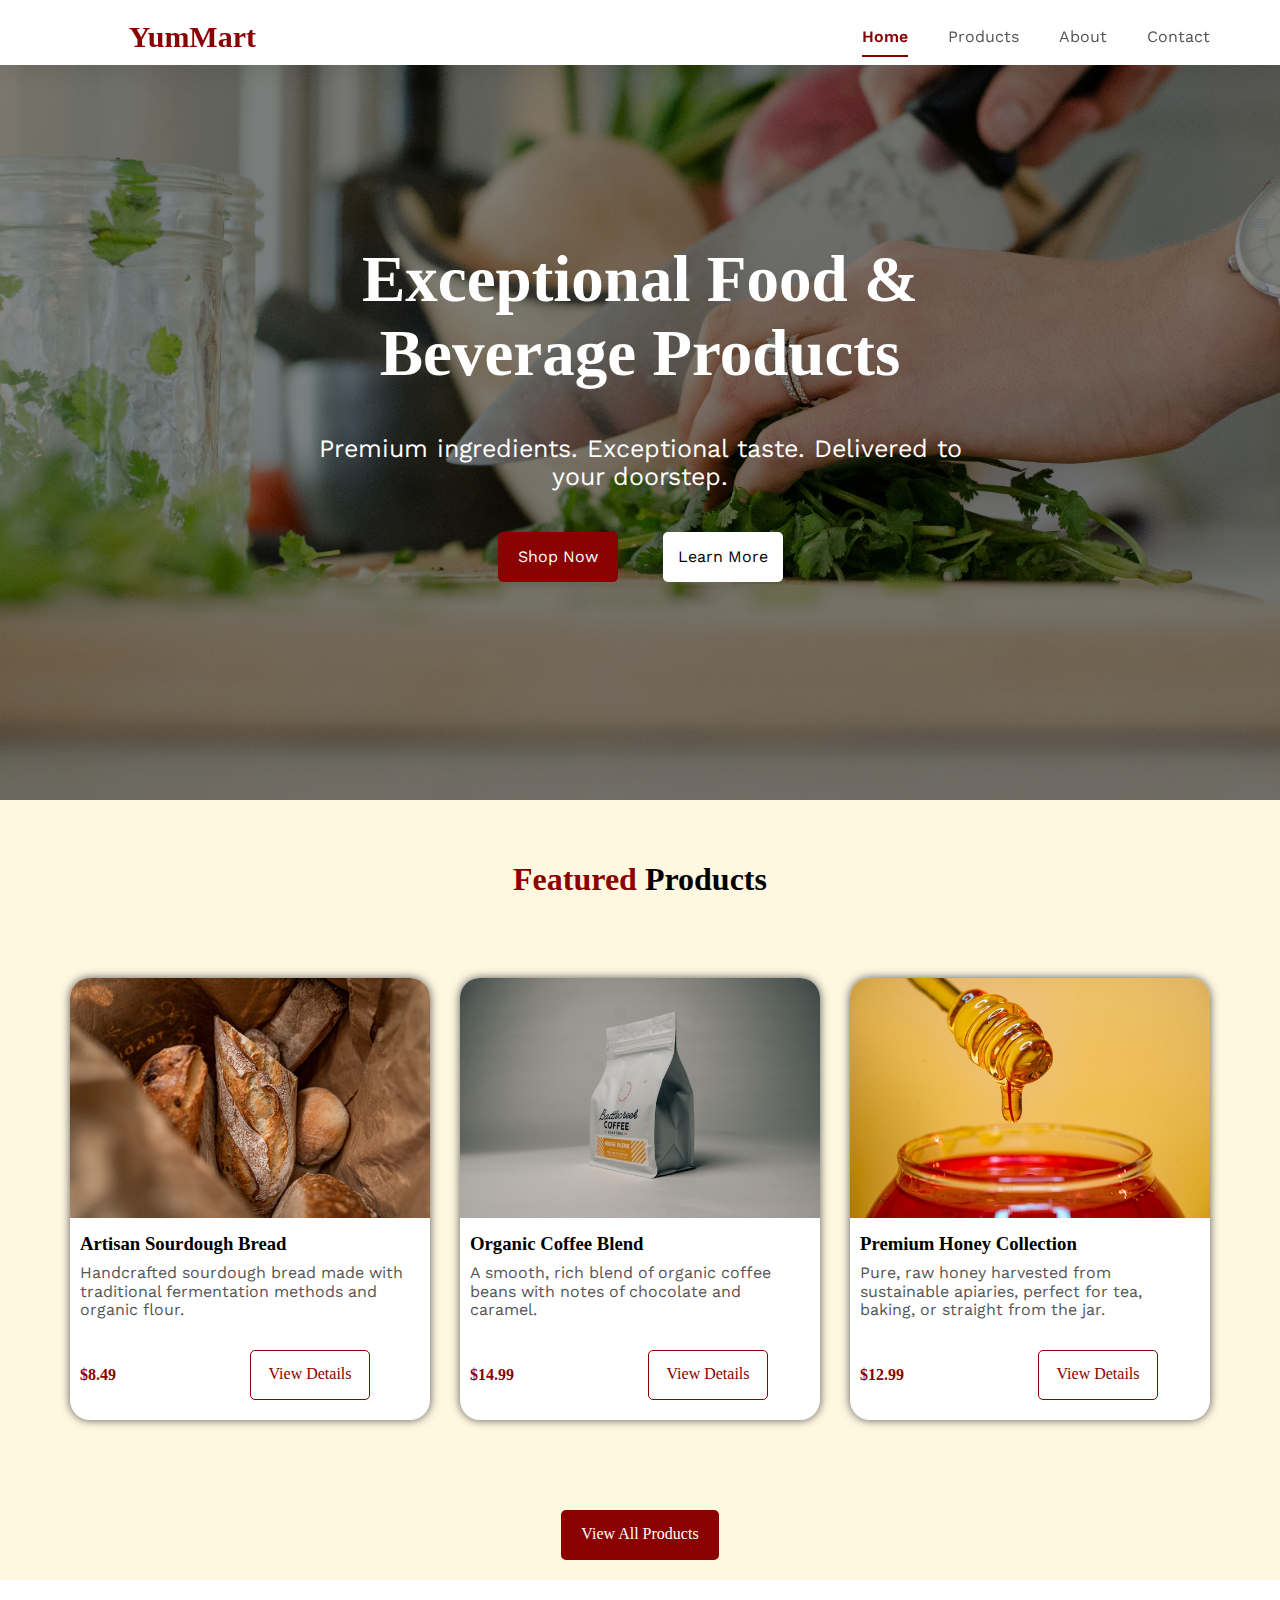
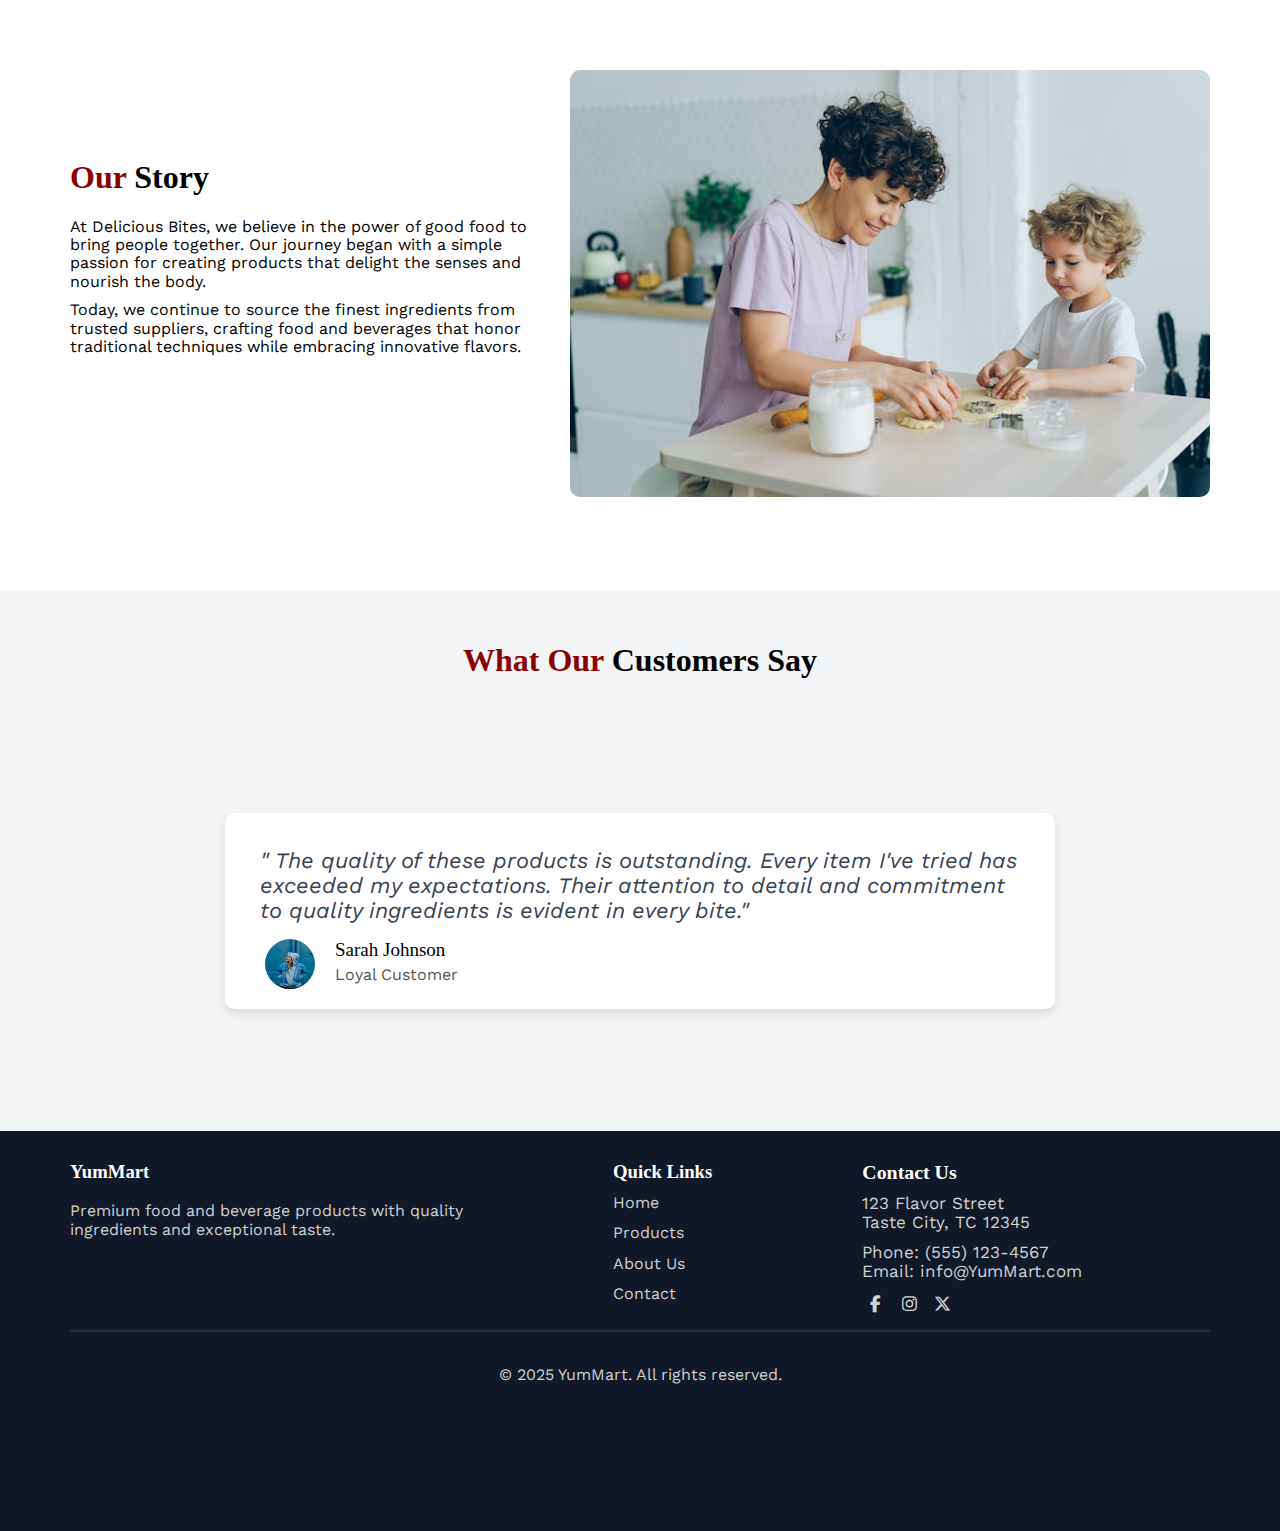
<file: index.html>
<!DOCTYPE html>
<html lang="en">
<head>
    <meta charset="UTF-8">
    <meta name="viewport" content="width=device-width, initial-scale=1.0">
    <title>YumMart</title>
      <!-- Render All Elements Normally-->
    <link rel="stylesheet" href="css/normalize.css"/>
   <!-- Main Template CSS File -->
    <link rel="stylesheet" href="css/style.css"/>
    <!-- Font Awesome Library-->
    <link rel="stylesheet" href="css/all.min.css"/>
     <!-- Font Awesome CDN -->
    <!-- <link rel="stylesheet" href="https://cdnjs.cloudflare.com/ajax/libs/font-awesome/6.5.0/css/all.min.css" integrity="sha512-xh6O/CkQo7Ix5CfV4UhCkZPSVwCmGPrDA3e4NkpSoR1/5Tdb6tZgUqJY9xkQt8dFZf5z9i6GfFhJZ6L1d0x6tw==" crossorigin="anonymous" referrerpolicy="no-referrer" /> -->
    <!-- Google Fonts  -->
    <link rel="preconnect" href="https://fonts.gstatic.com" >
    <link href="https://fonts.googleapis.com/css2?family=Work+Sans:ital,wght@0,100..900;1,100..900&display=swap" rel="stylesheet">    
      <!-- Fav Icon  -->
       <link rel="icon" href="assets/icons/YumMart.png">
</head>
<body>
        <!-- Start Header -->
    <div class="header">
            <div class="container">
                <span class="logo">YumMart</span>
                <div class="links">
                    <label for="menu-toggle" class="hidden-menu">
                        <i class="fa-solid fa-bars "></i>
                    </label>
                    <input type="checkbox" id="menu-toggle">
                    <div class="slide">
                    <label for="menu-toggle" class="exit-menu">
                    <i class="fa-solid fa-xmark"></i>
                                </label> 
                    
                        <ul>
                            <a href="index.html" class="active">Home</a>
                            <a href="product.html">Products</a>
                            <a href="about.html">About</a>
                            <a href="contact.html">Contact</a>
                        </ul>  
                    </div>
                </div>
            </div>
    </div>
        <!-- End Header -->
        <!-- Start Home Section -->

             <div class="background">
                 <div class="overlay">
                     <div class="container">
                         <h1>Exceptional Food & Beverage Products</h1>
                         <p>Premium ingredients. Exceptional taste. Delivered to your doorstep.</p>
                         <button onclick="window.location.href='product.html'">Shop Now</button>
                         <button onclick="window.location.href='about.html'">Learn More</button>
                        </div>
                    </div>
                </div>
         
    <!-- End Home Section -->
    <!-- Start Product Section -->
     <div class="product-section">
        <div class="container">
            <h1><span>Featured</span> Products</h1>
            <div class="product-content">
                <div class="card">
                    <img src="assets/images/bread2.jpg" alt="">
                    <h3>Artisan Sourdough Bread</h3>
                    <p>Handcrafted sourdough bread made with traditional fermentation methods and organic flour.</p>
                     <div class="price-detail">
                        <span>$8.49</span>
                        <button>View Details</button>
                    </div>
                </div>
                <div class="card">
                    <img src="assets/images/coffee2.jpg" alt="">
                    <h3>Organic Coffee Blend</h3>
                    <p>A smooth, rich blend of organic coffee beans with notes of chocolate and caramel.</p>
                     <div class="price-detail">
                        <span>$14.99</span>
                        <button>View Details</button>
                    </div>
                </div>
                <div class="card">
                    <img src="assets/images/honey2.jpg" alt="">
                    <h3>Premium Honey Collection</h3>
                    <p>Pure, raw honey harvested from sustainable apiaries, perfect for tea, baking, or straight from the jar.</p>
                    <div class="price-detail">
                        <span>$12.99</span>
                        <button>View Details</button>
                    </div>
                </div>
            </div>
            <button onclick="window.location.href='product.html'" class="product-btn">View All Products</button>
        </div>
     </div>
    <!-- End Product Section -->
     <!-- Start About Section -->
      <div class="about-section">
        <div class="container">
            <div class="about-content">

                <div class="text">
                    <h1><span>Our</span> Story</h1>
                    <p>At Delicious Bites, we believe in the power of good food to bring people together. Our journey began with a simple passion for creating products that delight the senses and nourish the body.</p>
                    <p>Today, we continue to source the finest ingredients from trusted suppliers, crafting food and beverages that honor traditional techniques while embracing innovative flavors.</p>
                </div>
                <div class="about-image">
                    <img src="assets/images/about.jpg" alt="">
                </div>
            </div>
        </div>
      </div>
     <!-- End About Section -->
     <!-- Start Customer Section -->
      <div class="customer">
        <div class="container">
            <h1><span>What Our</span> Customers Say</h1>
            <div class="customer-opinion">
                <p>" The quality of these products is outstanding. Every item I've tried has exceeded my expectations. Their attention to detail and commitment to quality ingredients is evident in every bite."</p>
                <div class="customer-info">
                    <img src="assets/images/customer.jpg" alt="customer-photo">
                    <div class="name">
                       <span>Sarah Johnson</span>
                       <span>Loyal Customer</span> 
                    </div>
                </div>
            </div>
        </div>
      </div>
     <!-- End Customer Section -->
      <!-- Start Footer -->
       <div class="footer">
        <div class="container">
            <div class="data">
            <div class="description">
                <h3>YumMart</h3>
                <p>Premium food and beverage products with quality<br>ingredients and exceptional taste.</p>
            </div>
            <div class="quick-link">
                  <h3>Quick Links</h3>
                <a href="index.html">Home</a>
                <a href="product.html">Products</a>
                <a href="about.html">About Us</a>
                <a href="contact.html">Contact</a>
            </div>
            <div class="contact-data">
                <h3>Contact Us</h3>
                <div class="adress">
                    <p>123 Flavor Street</p>
                    <p>Taste City, TC 12345</p>
                </div>
                <div class="contact">
                    <p>Phone: <a href="tel:(555) 123-4567">(555) 123-4567</a></p>
                    <p>Email: <a href="mailto: info@YumMart.com">info@YumMart.com</a></p>
                </div>
                <div class="social">
                <a href="https://www.facebook.com/"><i class="fa-brands fa-facebook-f fa-l"></i></a>
                    <a href="https://www.instagram.com/explore/"><i class="fa-brands fa-instagram fa-l"></i></a>
                    <a href="https://x.com/"><i class="fa-brands fa-x-twitter fa-l"></i></a>
                </div>
            </div>
             </div>
             <div class="copy-right">
                <hr>
                <p>&copy; 2025 YumMart. All rights reserved.</p>
            </div>
        </div>
       </div>
      <!-- End Footer -->

</body>
</html>
</file>
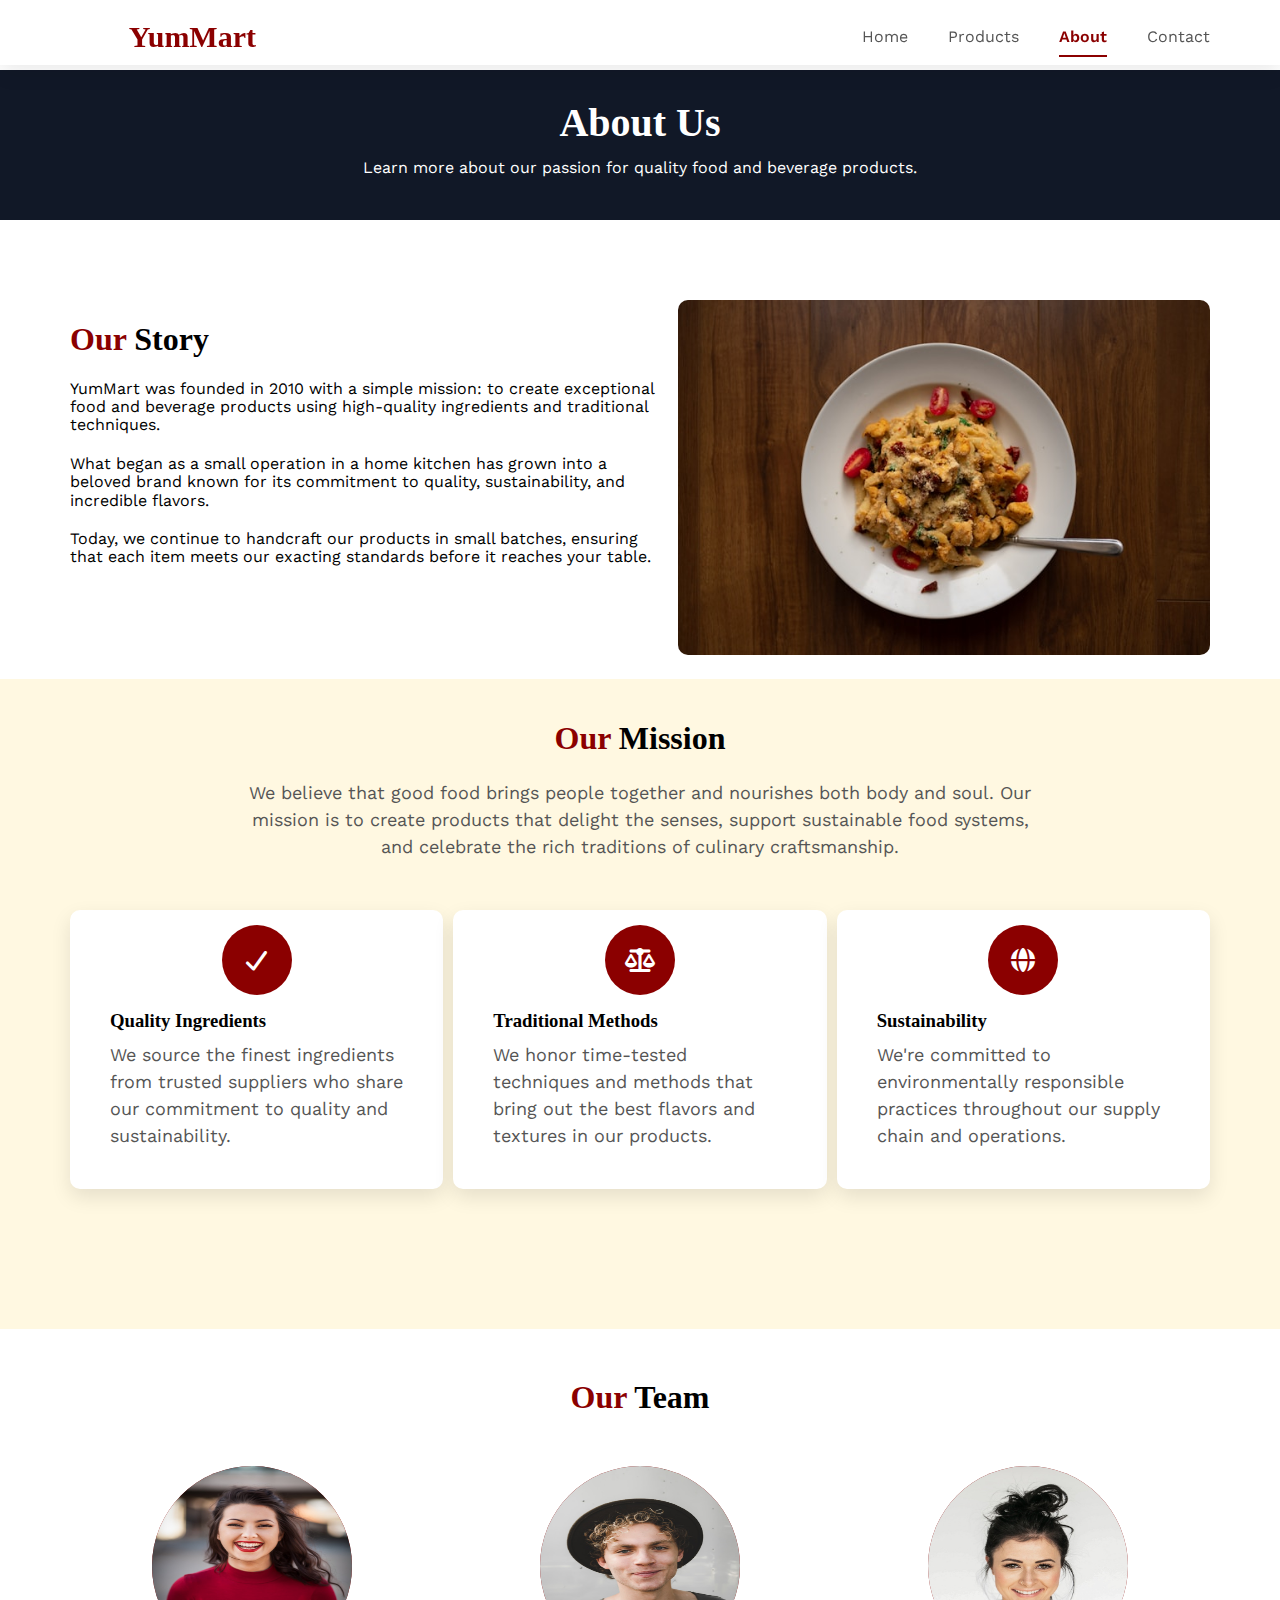
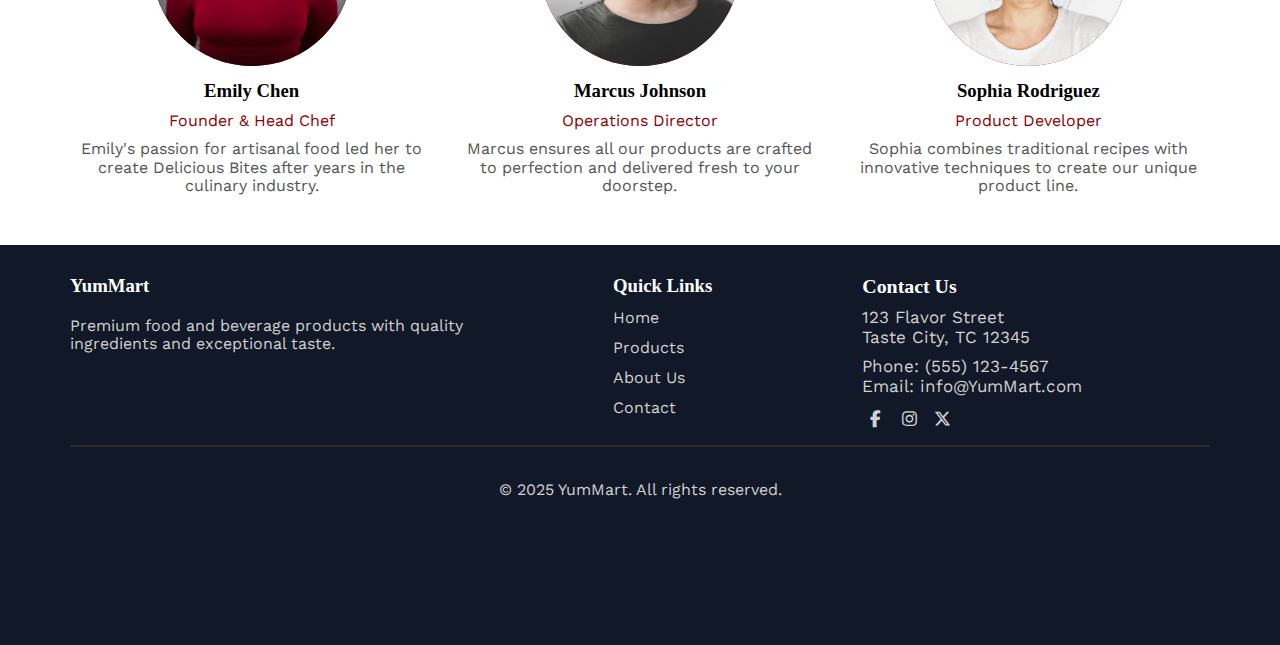
<file: about.html>
<!DOCTYPE html>
<html lang="en">
<head>
    <meta charset="UTF-8">
    <meta name="viewport" content="width=device-width, initial-scale=1.0">
    <title>About Us</title>
      <!-- Render All Elements Normally-->
    <link rel="stylesheet" href="css/normalize.css"/>
   <!-- Main Template CSS File -->
    <link rel="stylesheet" href="css/style.css"/>
    <!-- Font Awesome Library-->
    <link rel="stylesheet" href="css/all.min.css"/>
     <!-- Font Awesome CDN -->
    <!-- <link rel="stylesheet" href="https://cdnjs.cloudflare.com/ajax/libs/font-awesome/6.5.0/css/all.min.css" integrity="sha512-xh6O/CkQo7Ix5CfV4UhCkZPSVwCmGPrDA3e4NkpSoR1/5Tdb6tZgUqJY9xkQt8dFZf5z9i6GfFhJZ6L1d0x6tw==" crossorigin="anonymous" referrerpolicy="no-referrer" /> -->
    <!-- Google Fonts  -->
    <link rel="preconnect" href="https://fonts.gstatic.com" >
    <link href="https://fonts.googleapis.com/css2?family=Work+Sans:ital,wght@0,100..900;1,100..900&display=swap" rel="stylesheet">    
      <!-- Fav Icon  -->
       <link rel="icon" href="assets/icons/YumMart.png">
</head>
<body>
        <!-- Start Header -->
    <div class="header">
            <div class="container">
                <span class="logo">YumMart</span>
                <div class="links">
                    <label for="menu-toggle" class="hidden-menu">
                        <i class="fa-solid fa-bars "></i>
                    </label>
                    <input type="checkbox" id="menu-toggle">
                    <div class="slide">
                    <label for="menu-toggle" class="exit-menu">
                    <i class="fa-solid fa-xmark"></i>
                                </label> 
                    
                        <ul>
                            <a href="index.html">Home</a>
                            <a href="product.html">Products</a>
                            <a href="about.html" class="active">About</a>
                            <a href="contact.html">Contact</a>
                        </ul>  
                    </div>
                </div>
            </div>
    </div>
        <!-- End Header -->

    <!-- Start About Special Heading -->
                <div class="special-heading">
                     <h1>About Us</h1>
                     <p>Learn more about our passion for quality food and beverage products.</p>
                </div>
    <!-- End About Special Heading -->

    <!-- Start Story -->
     <div class="story">
        <div class="container">
            <div class="story-text">
                <h1><span>Our</span> Story</h1>
                <p>YumMart was founded in 2010 with a simple mission: to create exceptional food and beverage products using high-quality ingredients and traditional techniques.</p>
                <p>What began as a small operation in a home kitchen has grown into a beloved brand known for its commitment to quality, sustainability, and incredible flavors.</p>
                <p>Today, we continue to handcraft our products in small batches, ensuring that each item meets our exacting standards before it reaches your table.</p>
            </div>
            <div class="story-image">
                <img src="assets/images/story-image2.jpg" alt="">
            </div>
        </div>
     </div>
    <!-- End Story -->
    
    <!-- Start Mission -->
     <div class="mission">
        <div class="container">
            <h1><span>Our</span> Mission</h1>
            <p>We believe that good food brings people together and nourishes both body and soul. Our<br> mission is to create products that delight the senses, support sustainable food systems,<br> and celebrate the rich traditions of culinary craftsmanship.</p>
            <div class="mission-card">
                <div class="card">
                    <div class="icon"><i class="fa-solid fa-check"></i></div>
                    <h3>Quality Ingredients</h3>
                    <p>We source the finest ingredients from trusted suppliers who share our commitment to quality and sustainability.</p>
                </div>
                <div class="card">
                    <div class="icon"><i class="fa-solid fa-scale-balanced"></i></div>
                    <h3>Traditional Methods</h3>
                    <p> We honor time-tested techniques and methods that bring out the best flavors and textures in our products.</p>
                </div>
                <div class="card">
                    <div class="icon"><i class="fa-solid fa-globe"></i></div>
                    <h3>Sustainability</h3>
                    <p>We're committed to environmentally responsible practices throughout our supply chain and operations.</p>
                </div>
            </div>
        </div>
     </div>
    <!-- End Mission -->

    <!-- Start Team -->
     <div class="team">
        <div class="container">
            <h1><span>Our</span> Team</h1>
            <div class="team-members">
                <div class="member">
                    <img src="assets/images/member1.jpg" alt="" class="icon">
                    <h3>Emily Chen</h3>
                    <span>Founder & Head Chef</span>
                    <p>Emily's passion for artisanal food led her to create Delicious Bites after years in the culinary industry.</p>
                </div>
                 <div class="member">
                    <img src="assets/images/member2.jpg" alt="" class="icon">
                    <h3>Marcus Johnson</h3>
                    <span>Operations Director</span>
                    <p>Marcus ensures all our products are crafted to perfection and delivered fresh to your doorstep.</p>
                </div>
                 <div class="member">
                    <img src="assets/images/member4.jpg" alt="" class="icon">
                    <h3>Sophia Rodriguez</h3>
                    <span>Product Developer</span>
                    <p>Sophia combines traditional recipes with innovative techniques to create our unique product line.</p>
                </div>
            </div>
        </div>
     </div>
    <!-- End Team -->

     <!-- Start Footer -->
       <div class="footer">
        <div class="container">
            <div class="data">
            <div class="description">
                <h3>YumMart</h3>
                <p>Premium food and beverage products with quality<br>ingredients and exceptional taste.</p>
            </div>
            <div class="quick-link">
                  <h3>Quick Links</h3>
                <a href="index.html">Home</a>
                <a href="product.html">Products</a>
                <a href="about.html">About Us</a>
                <a href="contact.html">Contact</a>
            </div>
            <div class="contact-data">
                <h3>Contact Us</h3>
                <div class="adress">
                    <p>123 Flavor Street</p>
                    <p>Taste City, TC 12345</p>
                </div>
                <div class="contact">
                    <p>Phone: <a href="tel:(555) 123-4567">(555) 123-4567</a></p>
                    <p>Email: <a href="mailto: info@YumMart.com">info@YumMart.com</a></p>
                </div>
                <div class="social">
                <a href="https://www.facebook.com/"><i class="fa-brands fa-facebook-f fa-l"></i></a>
                    <a href="https://www.instagram.com/explore/"><i class="fa-brands fa-instagram fa-l"></i></a>
                    <a href="https://x.com/"><i class="fa-brands fa-x-twitter fa-l"></i></a>
                </div>
            </div>
             </div>
             <div class="copy-right">
                <hr>
                <p>&copy; 2025 YumMart. All rights reserved.</p>
            </div>
        </div>
       </div>
      <!-- End Footer -->
</file>
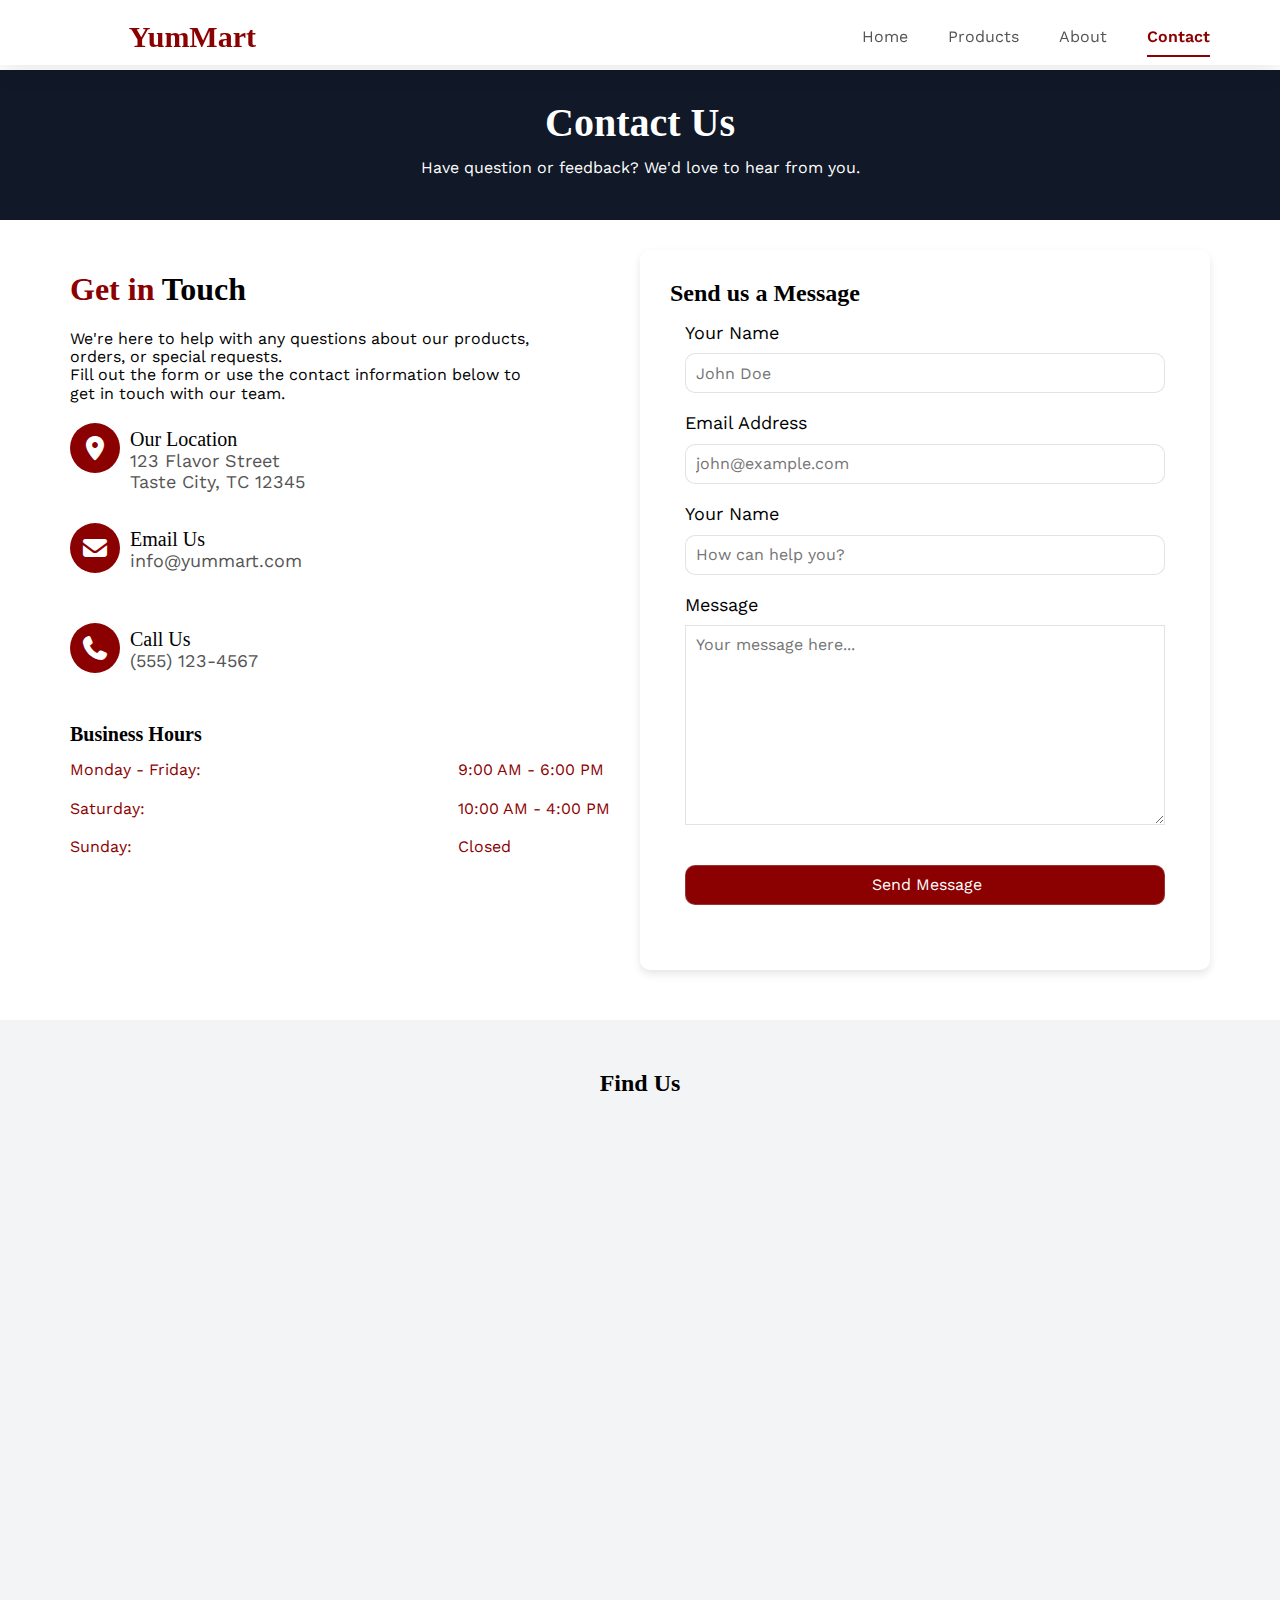
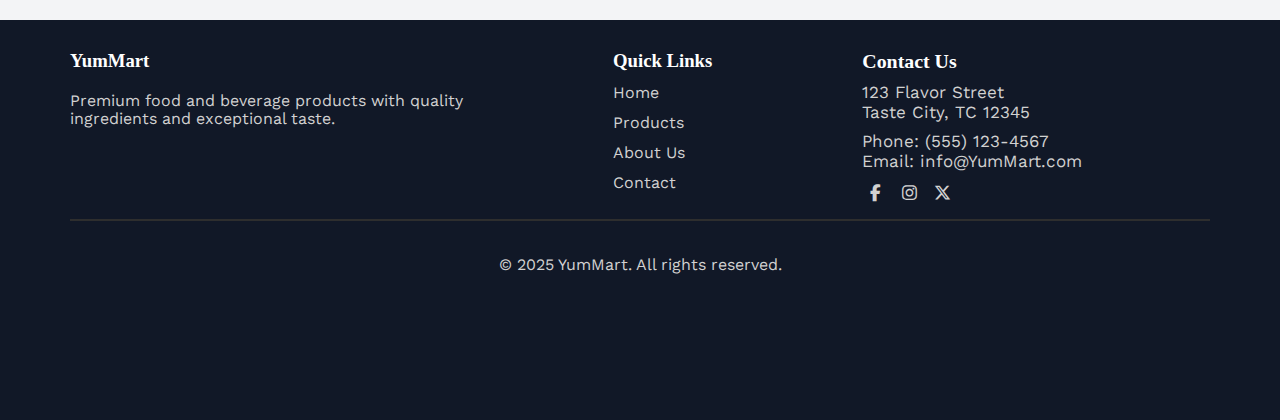
<file: contact.html>
<!DOCTYPE html>
<html lang="en">
<head>
    <meta charset="UTF-8">
    <meta name="viewport" content="width=device-width, initial-scale=1.0">
    <title>Contact Us</title>
      <!-- Render All Elements Normally-->
    <link rel="stylesheet" href="css/normalize.css"/>
   <!-- Main Template CSS File -->
    <link rel="stylesheet" href="css/style.css"/>
    <!-- Font Awesome Library-->
    <link rel="stylesheet" href="css/all.min.css"/>
     <!-- Font Awesome CDN -->
    <!-- <link rel="stylesheet" href="https://cdnjs.cloudflare.com/ajax/libs/font-awesome/6.5.0/css/all.min.css" integrity="sha512-xh6O/CkQo7Ix5CfV4UhCkZPSVwCmGPrDA3e4NkpSoR1/5Tdb6tZgUqJY9xkQt8dFZf5z9i6GfFhJZ6L1d0x6tw==" crossorigin="anonymous" referrerpolicy="no-referrer" /> -->
    <!-- Google Fonts  -->
    <link rel="preconnect" href="https://fonts.gstatic.com" >
    <link href="https://fonts.googleapis.com/css2?family=Work+Sans:ital,wght@0,100..900;1,100..900&display=swap" rel="stylesheet">    
      <!-- Fav Icon  -->
       <link rel="icon" href="assets/icons/YumMart.png">
</head>
<body>
      <!-- Start Header -->
        <div class="header">
                <div class="container">
                    <span class="logo">YumMart</span>
                    <div class="links">
                        <label for="menu-toggle" class="hidden-menu">
                            <i class="fa-solid fa-bars "></i>
                        </label>
                        <input type="checkbox" id="menu-toggle">
                        <div class="slide">
                        <label for="menu-toggle" class="exit-menu">
                        <i class="fa-solid fa-xmark"></i>
                                    </label> 
                        
                            <ul>
                                <a href="index.html" >Home</a>
                                <a href="product.html">Products</a>
                                <a href="about.html">About</a>
                                <a href="contact.html" class="active">Contact</a>
                            </ul>  
                        </div>
                    </div>
                </div>
        </div>
        <!-- End Header -->

         <!-- Start Main Section -->
        <div class="main-section">
            <div class="container">
                <!-- Start Contact Special Heading -->
                <div class="special-heading">
                     <h1>Contact Us</h1>
                     <p>Have question or feedback? We'd love to hear from you.</p>
                </div>
                <!-- End Contact Special Heading -->

                <div class="contact-section">
                    <!-- Start Touch Section -->
                    <div class="touch-section">
                        <h1><span>Get in</span> Touch</h1>
                        <p>We're here to help with any questions about our products, orders, or special requests.</p>
                        <p> Fill out the form or use the contact information below to get in touch with our team.</p>
                        <div class="contact-data">
                            <div class="info adress">
                                <div class="icon">
                                    <i class="fas fa-location-dot fa-xl"></i>
                                </div>
                                <div class="data">
                                    <label class="head">Our Location</label>
                                    <p>123 Flavor Street <br>Taste City, TC 12345</p>
                                </div>

                            </div>
                            <div class="info email">
                                <div class="icon">
                                    <i class="fas fa-envelope fa-xl"></i>
                                </div>
                                <div class="data">
                                    <label class="head">Email Us</label>
                                    <br>
                                    <a href="mailto:info@yummart.com">info@yummart.com</a>
                                </div>
                            </div>
                            <div class="info call">
                                <div class="icon">
                                    <i class="fas fa-phone fa-xl"></i>
                                </div>
                                <div class="data">
                                    <label class="head">Call Us</label>
                                    <br>
                                    <a href="Tel:(555) 123-4567">(555) 123-4567</a>
                                </div>
                            </div>
                        </div>
                        <div class="business">
                            <h3>Business Hours</h3>
                            <div class="hour">
                                <span class="day">Monday - Friday:</span>
                                <span class="time">9:00 AM - 6:00 PM</span>
                                <span class="day">Saturday:</span>
                                <span class="time">10:00 AM - 4:00 PM</span>
                                <span class="day">Sunday:</span>
                                <span class="time">Closed</span>
                            </div>
                        </div>
                    </div>
                    <!-- End Touch Section -->
                    <!-- Start Send Section -->
                     <div class="send">
                        <h2>Send us a Message</h2>
                        <form action="#" method="post">
                            <div class="form-group">
                                <label for="name">Your Name</label>
                                <input type="text" id="name" placeholder="John Doe">
                            </div>
                             <div class="form-group">
                                <label for="email">Email Address</label>
                                <input type="email" id="email" placeholder="john@example.com">
                            </div>
                            <div class="form-group">
                                <label for="subject">Your Name</label>
                                <input type="subject" id="subject" placeholder="How can help you?">
                            </div>
                             <div class="form-group">
                                <label for="message">Message</label>
                                <textarea name="message" id="message" placeholder="Your message here..."></textarea>
                            </div>
                            <div class="form-group">
                                <button>Send Message</button>
                            </div>
                        </form>
                     </div>
                    <!-- End Send Section -->

                </div>
            </div>
        </div>
        <!-- End Main Section -->

    <!-- Start Map Section -->
    <div class="map">
        <div class="container">
            <h2>Find Us</h2>
            <iframe src="https://www.google.com/maps/embed?pb=!1m18!1m12!1m3!1d3452.094741658519!2d31.329196424653198!3d30.091472874899914!2m3!1f0!2f0!3f0!3m2!1i1024!2i768!4f13.1!3m3!1m2!1s0x14583f9d5ba111c3%3A0xbe28994ca76dd5a9!2z2YXYqtix2Ygg2KfZhNin2YbZgdin2YIg2KfZhNiu2Lcg2KfZhNir2KfZhNir2Iwg2YXYrdin2YHYuNipINin2YTZgtin2YfYsdip4oCs!5e0!3m2!1sar!2seg!4v1758339517449!5m2!1sar!2seg"
            width="1300" 
            height="450" 
            allowfullscreen="" 
            loading="lazy" 
            referrerpolicy="no-referrer-when-downgrade"     
            ></iframe>
        </div>
    </div>
    <!-- End Map Section -->
        <!-- Start Footer --> 
          <div class="footer">
        <div class="container">
            <div class="data">
            <div class="description">
                <h3>YumMart</h3>
                <p>Premium food and beverage products with quality<br>ingredients and exceptional taste.</p>
            </div>
            <div class="quick-link">
                  <h3>Quick Links</h3>
                <a href="index.html">Home</a>
                <a href="product.html">Products</a>
                <a href="about.html">About Us</a>
                <a href="contact.html">Contact</a>
            </div>
            <div class="contact-data">
                <h3>Contact Us</h3>
                <div class="adress">
                    <p>123 Flavor Street</p>
                    <p>Taste City, TC 12345</p>
                </div>
                <div class="contact">
                    <p>Phone: <a href="tel:(555) 123-4567">(555) 123-4567</a></p>
                    <p>Email: <a href="mailto: info@YumMart.com">info@YumMart.com</a></p>
                </div>
                <div class="social">
                <a href="https://www.facebook.com/"><i class="fa-brands fa-facebook-f fa-l"></i></a>
                    <a href="https://www.instagram.com/explore/"><i class="fa-brands fa-instagram fa-l"></i></a>
                    <a href="https://x.com/"><i class="fa-brands fa-x-twitter fa-l"></i></a>
                </div>
            </div>
             </div>
             <div class="copy-right">
                <hr>
                <p>&copy; 2025 YumMart. All rights reserved.</p>
            </div>
        </div>
       </div>
      <!-- End Footer -->
</body>
</html>
</file>
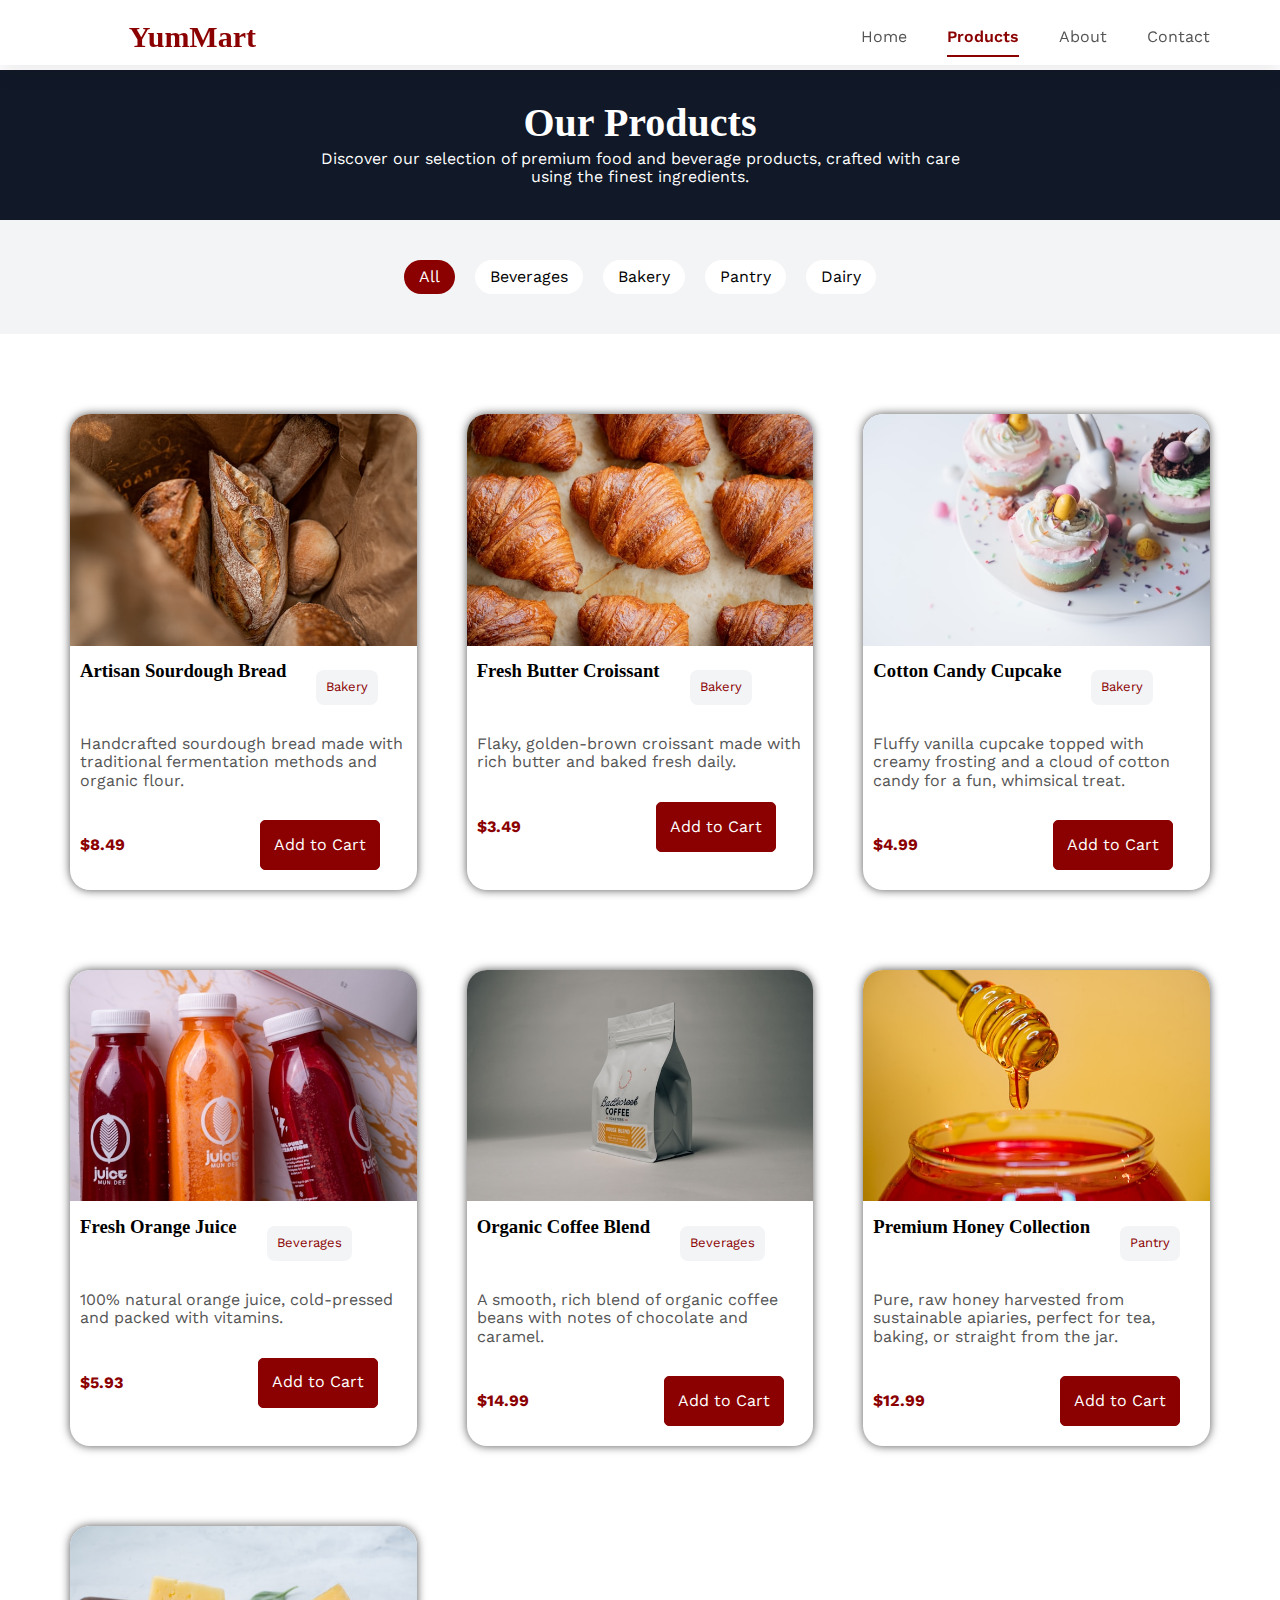
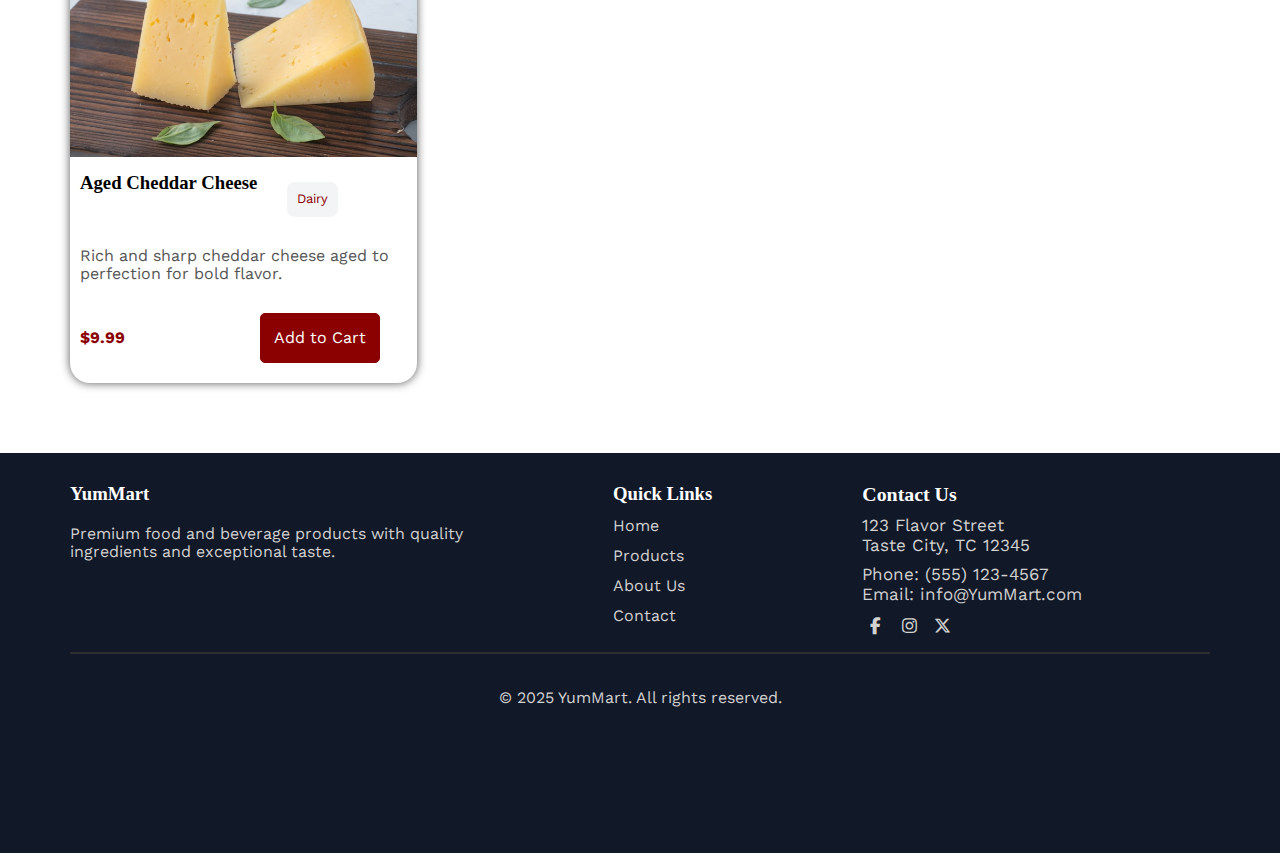
<file: product.html>
<!DOCTYPE html>
<html lang="en">
  <head>
    <meta charset="UTF-8" />
    <meta name="viewport" content="width=device-width, initial-scale=1.0" />
    <title>Products</title>
    <!-- Render All Elements Normally-->
    <link rel="stylesheet" href="css/normalize.css" />
    <!-- Main Template CSS File -->
    <link rel="stylesheet" href="css/style.css" />
    <!-- Font Awesome Library-->
    <link rel="stylesheet" href="css/all.min.css" />
    <!-- Font Awesome CDN -->
    <!-- <link rel="stylesheet" href="https://cdnjs.cloudflare.com/ajax/libs/font-awesome/6.5.0/css/all.min.css" integrity="sha512-xh6O/CkQo7Ix5CfV4UhCkZPSVwCmGPrDA3e4NkpSoR1/5Tdb6tZgUqJY9xkQt8dFZf5z9i6GfFhJZ6L1d0x6tw==" crossorigin="anonymous" referrerpolicy="no-referrer" /> -->
    <!-- Google Fonts  -->
    <link rel="preconnect" href="https://fonts.gstatic.com" />
    <link
      href="https://fonts.googleapis.com/css2?family=Work+Sans:ital,wght@0,100..900;1,100..900&display=swap"
      rel="stylesheet"
    />
    <!-- Fav Icon  -->
    <link rel="icon" href="assets/icons/YumMart.png" />
  </head>
  <body>
    <!-- Start Header -->
    <div class="header">
      <div class="container">
        <span class="logo">YumMart</span>
        <div class="links">
          <label for="menu-toggle" class="hidden-menu">
            <i class="fa-solid fa-bars"></i>
          </label>
          <input type="checkbox" id="menu-toggle" />
          <div class="slide">
            <label for="menu-toggle" class="exit-menu">
              <i class="fa-solid fa-xmark"></i>
            </label>

            <ul>
              <a href="index.html">Home</a>
              <a href="product.html" class="active">Products</a>
              <a href="about.html">About</a>
              <a href="contact.html">Contact</a>
            </ul>
          </div>
        </div>
      </div>
    </div>
    <!-- End Header -->

    <!-- Start About Special Heading -->
    <div class="special-heading">
      <h1>Our Products</h1>
      <p>
        Discover our selection of premium food and beverage products, crafted
        with care using the finest ingredients.
      </p>
    </div>
    <!-- End About Special Heading -->
    <!-- Start Category -->

    <div class="category-filter">
      <input type="radio" name="filter" id="all" checked />
      <input type="radio" name="filter" id="beverages" />
      <input type="radio" name="filter" id="bakery" />
      <input type="radio" name="filter" id="pantry" />
      <input type="radio" name="filter" id="dairy" />

      <div class="filters">
        <div class="container">
          <label for="all">All</label>
          <label for="beverages">Beverages</label>
          <label for="bakery">Bakery</label>
          <label for="pantry">Pantry</label>
          <label for="dairy">Dairy</label>
        </div>
      </div>

      <!-- End Category -->
      <!-- Start Product Cards   -->

      <div class="product-content">
        <div class="container">
          <!-- bakery -->
          <div class="card bakery">
            <img src="assets/images/bread2.jpg" alt="bread" />
            <div class="product-header">
              <h3>Artisan Sourdough Bread</h3>
              <span class="badge">Bakery</span>
            </div>
            <p>
              Handcrafted sourdough bread made with traditional fermentation
              methods and organic flour.
            </p>
            <div class="price-detail">
              <span>$8.49</span>
              <button>Add to Cart</button>
            </div>
          </div>
          <div class="card bakery">
            <img src="assets/images/bakery2.jpg" alt="croissant" />
            <div class="product-header">
              <h3>Fresh Butter Croissant</h3>
              <span class="badge">Bakery</span>
            </div>
            <p>
              Flaky, golden-brown croissant made with rich butter and baked
              fresh daily.
            </p>
            <div class="price-detail">
              <span>$3.49</span>
              <button>Add to Cart</button>
            </div>
          </div>
          <div class="card bakery">
            <img src="assets/images/bakery3.jpg" alt="cake" />
            <div class="product-header">
              <h3>Cotton Candy Cupcake</h3>
              <span class="badge">Bakery</span>
            </div>
            <p>
              Fluffy vanilla cupcake topped with creamy frosting and a cloud of
              cotton candy for a fun, whimsical treat.
            </p>
            <div class="price-detail">
              <span>$4.99</span>
              <button>Add to Cart</button>
            </div>
          </div>
          <!-- Beverages -->
          <div class="card beverages">
            <img src="assets/images/beverage.jpg" alt="juice" />
            <div class="product-header">
              <h3>Fresh Orange Juice</h3>
              <span class="badge">Beverages</span>
            </div>
            <p>
              100% natural orange juice, cold-pressed and packed with vitamins.
            </p>
            <div class="price-detail">
              <span>$5.93</span>
              <button>Add to Cart</button>
            </div>
          </div>
          <div class="card beverages">
            <img src="assets/images/coffee2.jpg" alt="coffee" />
            <div class="product-header">
              <h3>Organic Coffee Blend</h3>
              <span class="badge">Beverages</span>
            </div>
            <p>
              A smooth, rich blend of organic coffee beans with notes of
              chocolate and caramel.
            </p>
            <div class="price-detail">
              <span>$14.99</span>
              <button>Add to Cart</button>
            </div>
          </div>
          <!-- Pantry -->
          <div class="card pantry">
            <img src="assets/images/honey2.jpg" alt="honey" />
            <div class="product-header">
              <h3>Premium Honey Collection</h3>
              <span class="badge">Pantry</span>
            </div>
            <p>
              Pure, raw honey harvested from sustainable apiaries, perfect for
              tea, baking, or straight from the jar.
            </p>
            <div class="price-detail">
              <span>$12.99</span>
              <button>Add to Cart</button>
            </div>
          </div>
          <!-- dairy -->
          <div class="card dairy">
            <img src="assets/images/cheese.jpg" alt="cheese" />
            <div class="product-header">
              <h3>Aged Cheddar Cheese</h3>
              <span class="badge">Dairy</span>
            </div>
            <p>
              Rich and sharp cheddar cheese aged to perfection for bold flavor.
            </p>
            <div class="price-detail">
              <span>$9.99</span>
              <button>Add to Cart</button>
            </div>
          </div>
        </div>
      </div>
    </div>
    <!-- End Product Cards   -->

    <!-- Start Footer -->
    <div class="footer">
      <div class="container">
        <div class="data">
          <div class="description">
            <h3>YumMart</h3>
            <p>
              Premium food and beverage products with quality<br />ingredients
              and exceptional taste.
            </p>
          </div>
          <div class="quick-link">
            <h3>Quick Links</h3>
            <a href="index.html">Home</a>
            <a href="product.html">Products</a>
            <a href="about.html">About Us</a>
            <a href="contact.html">Contact</a>
          </div>
          <div class="contact-data">
            <h3>Contact Us</h3>
            <div class="adress">
              <p>123 Flavor Street</p>
              <p>Taste City, TC 12345</p>
            </div>
            <div class="contact">
              <p>Phone: <a href="tel:(555) 123-4567">(555) 123-4567</a></p>
              <p>
                Email: <a href="mailto: info@YumMart.com">info@YumMart.com</a>
              </p>
            </div>
            <div class="social">
              <a href="https://www.facebook.com/"
                ><i class="fa-brands fa-facebook-f fa-l"></i
              ></a>
              <a href="https://www.instagram.com/explore/"
                ><i class="fa-brands fa-instagram fa-l"></i
              ></a>
              <a href="https://x.com/"
                ><i class="fa-brands fa-x-twitter fa-l"></i
              ></a>
            </div>
          </div>
        </div>
        <div class="copy-right">
          <hr />
          <p>&copy; 2025 YumMart. All rights reserved.</p>
        </div>
      </div>
    </div>
    <!-- End Footer -->
  </body>
</html>
</file>
<file: css/style.css>
/* Start Variables */
:root {
  --main-color: #8b0000;
  --secondary-color: #2c4755;
  --section-padding: 60px;
  --section-background: #fff8e1;
  --section2-background: #f3f4f6;
  --font-color: #555;
  --footer-background: #111827;
  --footer-color: #d1d1d1;
  --transition: 0.3s all ease;
  --header-family: Georgia, "Times New Roman", Times, serif;
}
/* End Variables */

/* Start Global Rules */
* {
  -webkit-box-sizing: border-box;
  -moz-box-sizing: border-box;
  box-sizing: border-box;
  margin: 0;
}
html {
  scroll-behavior: smooth;
}
body {
  font-family: "Work Sans", sans-serif;
}
html,
body {
  max-width: 100%;
  overflow-x: hidden;
}
.container {
  padding-left: 15px;
  padding-right: 15px;
  margin-left: auto;
  margin-right: auto;
}

/* Small */

@media (min-width: 768px) {
  .container {
    width: 750px;
  }
}

/* Medium */

@media (min-width: 992px) {
  .container {
    width: 970px;
  }
}

/* Large */

@media (min-width: 1200px) {
  .container {
    width: 1170px;
  }
}

/* End Global Rules */

/* Start Components */
span {
  color: var(--main-color);
}
button {
  width: 120px;
  height: 50px;
  margin: 20px;
  border-radius: 5px;
  border: none;
  background-color: var(--main-color);
  color: white;
}
h1,
h2,
h3 {
  font-family: var(--header-family);
}
a {
  text-decoration: none;
  color: var(--font-color);
  position: relative;
}
.special-heading {
  background-color: #111827;
  width: calc(100%);
  height: 150px;
  position: absolute;
  left: 0;
  top: 70px;
  text-align: center;
}
.special-heading h1 {
  color: white;
  margin-top: 30px;
  font-size: 40px;
}

.special-heading p {
  color: white;
  position: absolute;
  top: 65%;
  left: 50%;
  transform: translate(-50%, -50%);
}

@media (max-width: 992px) {
  .special-heading h1 {
    font-size: 30px;
  }

  .special-heading p {
    font-size: 14px;
  }
}
.product-content {
  display: grid;
  grid-template-columns: repeat(auto-fill, minmax(300px, 1fr));
  gap: 30px;
  justify-content: center;
  margin-top: 80px;
}
.icon {
  width: 50px;
  height: 50px;
  background-color: var(--main-color);
  border-radius: 50%;
  position: relative;
}
.icon i {
  color: white;
  position: absolute;
  top: 50%;
  left: 50%;
  transform: translate(-50%, -50%);
  font-size: 24px;
}
.card {
  background-color: white;
  border-radius: 20px;
  text-align: left;
  box-shadow: 0px 0px 10px 0px var(--font-color);
  margin-bottom: 70px;

  transition: var(--transition);
  position: relative;
}
.card:hover {
  transform: translateY(-10px);
}
.card img {
  max-width: calc(100%);
  border-radius: 20px 20px 0px 0px;
}
.card h3 {
  margin: 10px;
}
.card p {
  margin: 10px;
  color: var(--font-color);
  font-family: "Work Sans", sans-serif;
}
.card .price-detail {
  margin-left: 10px;
}
.card .price-detail span {
  font-weight: bold;
}

.card .price-detail button {
  border: 1px solid var(--main-color);
  background-color: white;
  color: var(--main-color);
  margin-left: 130px;
  transition: var(--transition);
}
/* End Components */

/* Start Header */
.header {
  gap: 30px;
  height: 65px;
  padding-top: 10px;
  position: fixed;
  z-index: 100;
  background-color: white;
  width: 100%;
  box-shadow: 0 8px 20px rgba(0, 0, 0, 0.08);
}
.header .container {
  display: flex;
  align-items: center;
  justify-content: flex-end;
  gap: 60%;
  height: 100%;
}
.header .container .logo {
  position: absolute;
  right: 80%;
  font-size: 30px;
  font-weight: bold;
  font-family: "Times New Roman", Times, serif;
  color: var(--main-color);
}

.header .container .links ul {
  display: flex;
  gap: 40px;
}

.header .container .links ul .active::before {
  content: "";
  position: absolute;
  bottom: -10px;
  left: 0px;
  width: 100%;
  height: 2px;
  background-color: var(--main-color);
}
.header .container .links ul a:hover {
  color: var(--main-color);
  transition: var(--transition);
}
.header .container .links ul .active {
  color: var(--main-color);
  font-weight: 600;
}
.header .container .links .hidden-menu i,
.header .container .links .exit-menu i,
.header .container .links #menu-toggle {
  display: none;
}

@media (max-width: 992px) {
  .header .container .links .hidden-menu i,
  .header .container .links .exit-menu i {
    display: block;
    font-size: 25px;
    background-color: transparent;
    border: none;
    cursor: pointer;
    color: var(--font-color);
  }
  .header .container .links #menu-toggle:checked ~ .slide {
    display: block;
  }

  .header .container .links .slide {
    height: 300px;
    width: 100%;
    position: absolute;
    left: 0;
    top: 0;
    display: none;
    background-color: white;
    transition: var(--transition);
    padding-top: 40px;
    z-index: 10;
  }
  .header .container .links .slide ul {
    display: grid;
    font-size: 17px;
    font-weight: 500;
    margin-top: 30px;
    margin-left: 0%;
  }

  .header .container .links ul .active::before {
    height: 0px;
  }
  .header .container .links .slide ul::before {
    content: "YumMart";
    position: absolute;
    left: 5%;
    top: 18px;
    font-size: 30px;
    font-weight: bold;
    font-family: "Times New Roman", Times, serif;
    color: var(--main-color);
  }

  .header .container .logo {
    position: absolute;
    left: 5%;
    top: 18px;
  }

  .header .container .links .slide .exit-menu {
    position: absolute;
    right: 15px;
    top: 22px;
  }
}

/* End Header */

/*  Start Home Section  */
.background {
  background-image: url(../assets/images/Food.jpg);
  background-size: cover;
  background-repeat: no-repeat;
  background-position: center;
  height: calc(100vh - 100px);
  position: relative;
}

.background .overlay {
  background-color: #0000007a;
  background-position: center;
  height: calc(100vh - 100px);
}
.background .overlay .container {
  color: white;
  position: absolute;
  left: 50%;
  top: calc(50%);
  text-align: center;
  transform: translate(-50%, -50%);
  width: 720px;
  max-width: 100%;
}
.background .overlay .container h1 {
  font-size: 65px;
}
.background .overlay .container p {
  font-size: 25px;
  margin-bottom: 20px;
}
.background .overlay .container button:first-of-type {
  background-color: var(--main-color);
  color: white;
  border: 2px solid var(--main-color);
  transition: var(--transition);
}
.background .overlay .container button:last-of-type {
  background-color: white;
  color: black;
  border: 2px solid white;
  transition: var(--transition);
}
.background .overlay .container button:hover {
  background-color: transparent;
  color: white;
}

@media (max-width: 992px) {
  .background {
    z-index: 1;
  }
  .background .overlay .container h1 {
    font-size: 35px;
  }
  .background .overlay .container p {
    font-size: 15px;
    margin-bottom: 20px;
  }
}
/*  End Home Section  */

/* Sttart Product Section */

.product-section {
  padding-top: 40px;

  font-family: Georgia, "Times New Roman", Times, serif;
  text-align: center;
  background-color: var(--section-background);
}

.product-section .product-content .card .price-detail button:hover {
  border: 1px solid var(--main-color);
  background-color: var(--main-color);
  color: white;
}
.product-section .container .product-btn {
  width: fit-content;

  padding: 0px 20px;
  transition: var(--transition);
}
.product-section .container .product-btn:hover {
  background-color: #9a0303;
}

@media (max-width: 992px) {
  .product-section .product-content .card .price-detail {
    margin-top: 20px;
  }
  .product-section .product-content .card .price-detail button {
    margin-left: 130px;
  }
}
/* End Product Section */
/* Start About Section */
.about-section {
  max-width: 100%;
  margin-top: 90px;
}
@media (max-width: 992px) {
  .about-section {
    margin-top: 10px;
  }
}
.about-section .container .about-content {
  display: flex;
  gap: 10px;
}

@media (max-width: 992px) {
  .about-section .container .about-content {
    display: grid;
    gap: 40px;
  }
}
.about-section .container .about-content .text {
  margin-top: 6%;
}
.about-section .container .about-content .text p {
  margin-top: 10px;
}

.about-section .container .about-content .about-image img {
  border-radius: 10px;
}
@media (max-width: 992px) {
  .about-section .container .about-content .about-image img {
    max-width: 100%;
  }
}
/* End About Section */
/* Start Customer Section */
.customer {
  margin-top: 90px;
  background-color: var(--section2-background);
  text-align: center;
  padding-top: 30px;
  position: relative;
  height: calc(100vh - 40vh);
  max-width: 100%;
}
@media (max-width: 992px) {
  .customer {
    padding-top: 35px;
  }
  .customer h1 {
    font-size: 25px;
  }
}
.customer .customer-opinion {
  background-color: white;
  padding: 20px;
  border-radius: 10px;
  box-shadow: 0 4px 8px rgba(0, 0, 0, 0.1);
  width: calc(100% - 450px);
  min-height: fit-content;
  height: auto;
  text-align: left;
  position: absolute;
  top: calc(50% + 50px);
  left: 50%;
  transform: translate(-50%, -50%);
}
@media (max-width: 992px) {
  .customer .customer-opinion {
    padding: 2px;
    width: calc(100% - 10%);
    height: 55%;
    position: absolute;
    top: calc(50% + 20px);
    left: 50%;
    transform: translate(-50%, -50%);
  }
}

.customer .customer-opinion p {
  font-style: italic;
  margin: 15px;
  font-size: 22px;
  color: #374151;
}
@media (max-width: 992px) {
  .customer .customer-opinion p {
    font-size: 20px;
  }
}
.customer .customer-opinion .customer-info {
  padding-left: 20px;
  display: flex;
}
@media (max-width: 992px) {
  .customer .customer-opinion .customer-info {
    margin-bottom: 10px;
  }
}

.customer .customer-opinion .customer-info img {
  width: 50px;
  height: 50px;
  border-radius: 50px;
}
.customer .customer-opinion .customer-info .name {
  margin-left: 20px;
  display: grid;
}
.customer .customer-opinion .customer-info .name span:first-child {
  color: black;
  font-family: var(--header-family);
  font-size: 19px;
  margin-bottom: 0;
  padding-bottom: 0;
  font-style: normal;
}
@media (max-width: 992px) {
  .customer .customer-opinion .customer-info .name {
    margin-left: 10px;
    margin-top: 10px;
  }
  .customer .customer-opinion .customer-info .name span:first-child {
    font-size: 14px;
  }
}
.customer .customer-opinion .customer-info .name span:last-child {
  padding-top: 0;
  font-size: 16px;
  color: var(--font-color);
  font-style: normal;
}
@media (max-width: 992px) {
  .customer .customer-opinion .customer-info .name span:last-child {
    font-size: 12px;
  }
}
/* End Customer Section */
/* Start Footer  */
.footer {
  background-color: var(--footer-background);
  color: white;
  width: 100%;
  padding-top: 30px;
  height: calc(100vh - 50vh - 50px);
}
@media (max-width: 992px) {
  .footer {
    height: calc(100%);
    position: relative;
    bottom: 0;
  }
}
.footer .container .data {
  display: flex;
  gap: 150px;
}
@media (max-width: 992px) {
  .footer .container .data {
    display: grid;
    gap: 25px;
  }
  .footer .container .data h3 {
    font-size: 18px;
    margin-bottom: 0px;
  }
}
.footer .container .data .description h3 {
  margin-bottom: 20px;
}
.footer .container .data h3 {
  font-family: var(--header-family);
}
.footer .container .data p {
  color: var(--footer-color);
}
.footer .container .data .quick-link {
  display: grid;
}
@media (max-width: 992px) {
  .footer .container .data .quick-link {
    display: grid;
    gap: 10px;
  }
}
.footer .container .data .quick-link a {
  color: var(--footer-color);
  transition: var(--transition);
}
.footer .container .data .quick-link a:hover {
  color: #ff9c13;
}
.footer .container .data .contact-data {
  display: grid;
  gap: 10px;
  font-size: 17px;
}
.footer .container .data .contact-data .contact p a {
  color: var(--footer-color);
}

.footer .container .data .contact-data .social i {
  color: var(--footer-color);
  margin: 3px;
  transition: var(--transition);
}
.footer .container .data .contact-data .social i:hover {
  color: #ff9c13;
}

.footer .container .copy-right {
  margin-top: 15px;
}

.footer .container .copy-right p {
  text-align: center;
  color: var(--footer-color);
  margin-top: 3%;
}

.footer .container .copy-right hr {
  border: 1px solid #2e2e2e;
}

@media (max-width: 992px) {
  .footer .container .copy-right {
    padding-bottom: 20px;
  }
}
/* End Footer  */

/* ********************************** */
/* ******** Contact Page ************ */
/* ********************************** */

/* Start Touch Section */
.main-section {
  margin-bottom: 50px;
}
.main-section .container .contact-section .touch-section {
  flex: 1 1 auto;
  max-width: 100%;
}

@media (max-width: 992px) {
  .contact-section .touch-section {
    width: 100%;
  }
  .contact-section .touch-section .info {
    margin-top: 20px;
  }
}
.main-section .container .contact-section {
  position: relative;
  margin-top: 250px;
  left: 0;
  color: black;
  display: flex;
  flex-direction: row;
  display: flex;
  flex-direction: row;
  justify-content: space-between;
  align-items: flex-start;
  position: relative;
  left: 0;
  color: black;
}

@media (max-width: 992px) {
  .main-section .container .contact-section {
    flex-direction: column;
    gap: 20px;
  }
}
.contact-section .touch-section .contact-data {
  margin-top: 20px;
  display: grid;
  gap: 50px;
}

.contact-section .touch-section .contact-data .info {
  position: relative;
}
.contact-section .touch-section .contact-data .data {
  position: absolute;
  top: 5px;
  left: 60px;
}

.contact-section .touch-section .contact-data .adress p {
  font-size: 18px;
  color: var(--font-color);
}
.contact-section .touch-section .contact-data .info .data a {
  font-size: 18px;
  color: var(--font-color);
}
.contact-section .touch-section .contact-data .data label {
  font-family: var(--header-family);
  font-size: 20px;
}
.contact-section .touch-section .business {
  margin-top: 50px;
}
.contact-section .touch-section .business h3 {
  font-size: 20px;
}

.contact-section .touch-section .business .hour {
  margin-top: 15px;
  display: grid;
  grid-template-columns: repeat(2, 200px);
  gap: 20px;
  column-gap: 40%;

  justify-content: space-between;
}
.contact-section .touch-section .business .hour span {
  flex: 1 1 auto;
  min-width: 100px;
  text-align: left;
}

@media (max-width: 1200px) {
  .contact-section .touch-section .business .hour {
    display: grid;
    grid-template-columns: repeat(2, 160px);
    gap: 20px;
  }
}

@media (max-width: 992px) {
  .contact-section .touch-section .business .hour {
    gap: 20px;
    margin-top: 20px;
    display: grid;
    grid-template-columns: repeat(2, 160px);
    gap: 20px;
    column-gap: 15%;
  }
}

@media (max-width: 600px) {
  .contact-section .touch-section .business .hour {
    gap: 10px;
  }
}

.contact-section .touch-section .business .hour span {
  flex: 1 1 auto;
  min-width: 80px;
}
/* End Touch Section */
/* Stat Send Section */

.main-section .container .contact-section .send {
  flex: 0 0 50%;
  margin-left: 100px;
  max-width: 50%;
  position: relative;
  width: 100%;
  padding: 30px;
  box-sizing: border-box;
  background-color: white;
  box-shadow: 0px 4px 8px rgba(0, 0, 0, 0.1);
  border-radius: 10px;
}

@media (max-width: 992px) {
  .main-section .container .contact-section .send {
    width: 100%;
    padding: 20px;
    margin: 0 auto;
    max-width: 600px;
    position: relative;
    box-sizing: border-box;
  }
}

.main-section .container .contact-section .send form {
  display: grid;
  gap: 20px;
  width: 100%;
  max-width: 600px;
  margin: 0 auto;
  padding: 15px;
  box-sizing: border-box;
}

.main-section .container .contact-section .send form .form-group {
  width: 100%;
  display: grid;
  gap: 10px;
}
.main-section .container .contact-section .send form .form-group label {
  font-size: 18px;
}
.main-section .container .contact-section .send form .form-group input,
.main-section .container .contact-section .send form .form-group button {
  margin-left: 0;
  width: 100%;
  height: 40px;
  max-width: 100%;
  width: 100%;
  display: block;
  border-radius: 10px;
  border: 1px solid rgba(169, 166, 166, 0.312);
  padding-left: 10px;
  transition: var(--transition);
}
.main-section .container .contact-section .send form .form-group button:hover {
  background-color: #9a0303;
}

.main-section .container .contact-section .send form .form-group textarea {
  min-height: 200px;
  border: 1px solid rgba(169, 166, 166, 0.312);
  padding-left: 10px;
  padding-top: 10px;
  max-width: 100%;
  width: 100%;

  display: block;
}
/* End Send Section */

/* Start Map Section */
.map {
  width: 100%;
  height: 600px;
  padding: 50px;
  max-width: 100%;
  background-color: var(--section2-background);
  text-align: center;
}

.map iframe {
  margin-top: 30px;
  width: 100%;
  height: 450px;
  border: 0;
}

/* End Map Section */

/*********************************** */
/*********** About Page ************ */
/*********************************** */

/* Start Story  */
.story .container {
  margin-top: 300px;
  display: flex;
  gap: 20px;
}

@media (max-width: 992px) {
  .story .container {
    margin-top: 250px;
    display: grid;
    gap: 20px;
  }
}

.story .container .story-text p {
  margin-top: 20px;
  font-size: 16px;
}
.story .container .story-image {
  position: relative;
  width: 100%;
  height: 100%;
}
.story .container .story-image img {
  max-width: 100%;
  border-radius: 10px;
}

/* End Story - */
/* Start Mission  */
.mission .container {
  text-align: center;
  background-color: var(--section-background);
  width: 100%;
  padding: 20px;
  margin-top: 20px;
}

.mission .container p {
  font-size: 18px;
  color: var(--font-color);
  line-height: 1.5;
}
.mission .container .mission-card {
  display: grid;
  grid-template-columns: repeat(3, 1fr);
  gap: 10px;
  margin: 50px;
}
.mission .container .mission-card .card {
  background-color: white;
  padding: 30px;
  width: 100%;
  max-width: 100%;
  height: auto;
  position: relative;
  min-height: 200px;
  border-radius: 10px;
  box-shadow: 0 8px 20px rgba(0, 0, 0, 0.1);
}
@media (max-width: 992px) {
  .mission .container .mission-card {
    margin: 0px;
    margin-top: 30px;
    grid-template-columns: 1fr;
  }
}

.mission .container .mission-card .card .icon {
  width: 70px;
  height: 70px;
  position: absolute;
  right: 50%;
  top: 0;
  transform: translate(50%, 0%);
  margin-top: 15px;
  /* margin-bottom: 30px; */
  padding: 10px;
}
.mission .container .mission-card .card h3 {
  margin-top: 70px;
}

.mission .container .mission-card .card p {
  margin-top: 10px;
}
/* End Mission  */

/* Start Team  */
.team .container {
  text-align: center;
  margin-top: 50px;
  margin-bottom: 50px;
}
.team .container .team-members {
  display: grid;
  grid-template-columns: repeat(auto-fill, minmax(300px, 1fr));
  gap: 25px;
  margin-top: 50px;
}

.team .container .team-members .member img {
  width: 200px;
  height: 200px;
  margin-bottom: 10px;
}

.team .container .team-members .member h3 {
  margin-bottom: 10px;
}
.team .container .team-members .member p {
  margin-top: 10px;
  color: var(--font-color);
}
/* End Team  */

/*********************************** */
/********** Product Page *********** */
/*********************************** */

/* Start Category section */
.category-filter {
  margin-top: 220px;
}
.filters {
  background-color: var(--section2-background);
  min-height: 100px;
  height: auto;
  width: 100%;
  position: relative;
}

.filters .container {
  padding: 30px;
  display: flex;
  flex-wrap: wrap;
  justify-content: center;
}

.filters label {
  padding: 8px 15px;
  background-color: white;
  border-radius: 25px;
  margin-right: 6px;
  cursor: pointer;
  transition: all 0.3s ease;
  margin: 10px;
}

.filters label:hover {
  background-color: #e5e7eb;
}

#all:checked ~ .filters .container label[for="all"],
#beverages:checked ~ .filters .container label[for="beverages"],
#bakery:checked ~ .filters .container label[for="bakery"],
#pantry:checked ~ .filters .container label[for="pantry"],
#dairy:checked ~ .filters .container label[for="dairy"] {
  background-color: var(--main-color);
  color: white;
}
input[type="radio"] {
  display: none;
}
/* End Category section */

/* Start Product Cards  */

.category-filter .product-content{
  width: 100%;
  display: flex;
}

.category-filter .product-content .container {
 
  display: grid;
  grid-template-columns: repeat(auto-fill, minmax(300px, 1fr));
  gap: 50px; 
  row-gap: 10px ;
}

.category-filter .product-content .container .card {
  display: none;
}

.category-filter .product-content .container .card .product-header {
  display: flex;
}

.category-filter .product-content .container .card .product-header .badge {
  padding: 10px;
  border-radius: 8px;
  font-size: 13px;
  background-color: #f3f4f6;
  margin: 20px;
}
.category-filter .product-content .container .card button {
  background-color: var(--main-color);
  color: white;
  transition: var(--transition);
}

.category-filter .product-content .container .card button:hover {
  background-color: #9a0303;
}

/* End Products Card */

/* Filteration logic */

#all:checked ~ .product-content .container .card {
  display: block;
}
#beverages:checked ~ .product-content .container .beverages {
  display: block;
}
#bakery:checked ~ .product-content .container .bakery {
  display: block;
}
#pantry:checked ~ .product-content .container .pantry {
  display: block;
}
#dairy:checked ~ .product-content .container .dairy {
  display: block;
}
</file>
